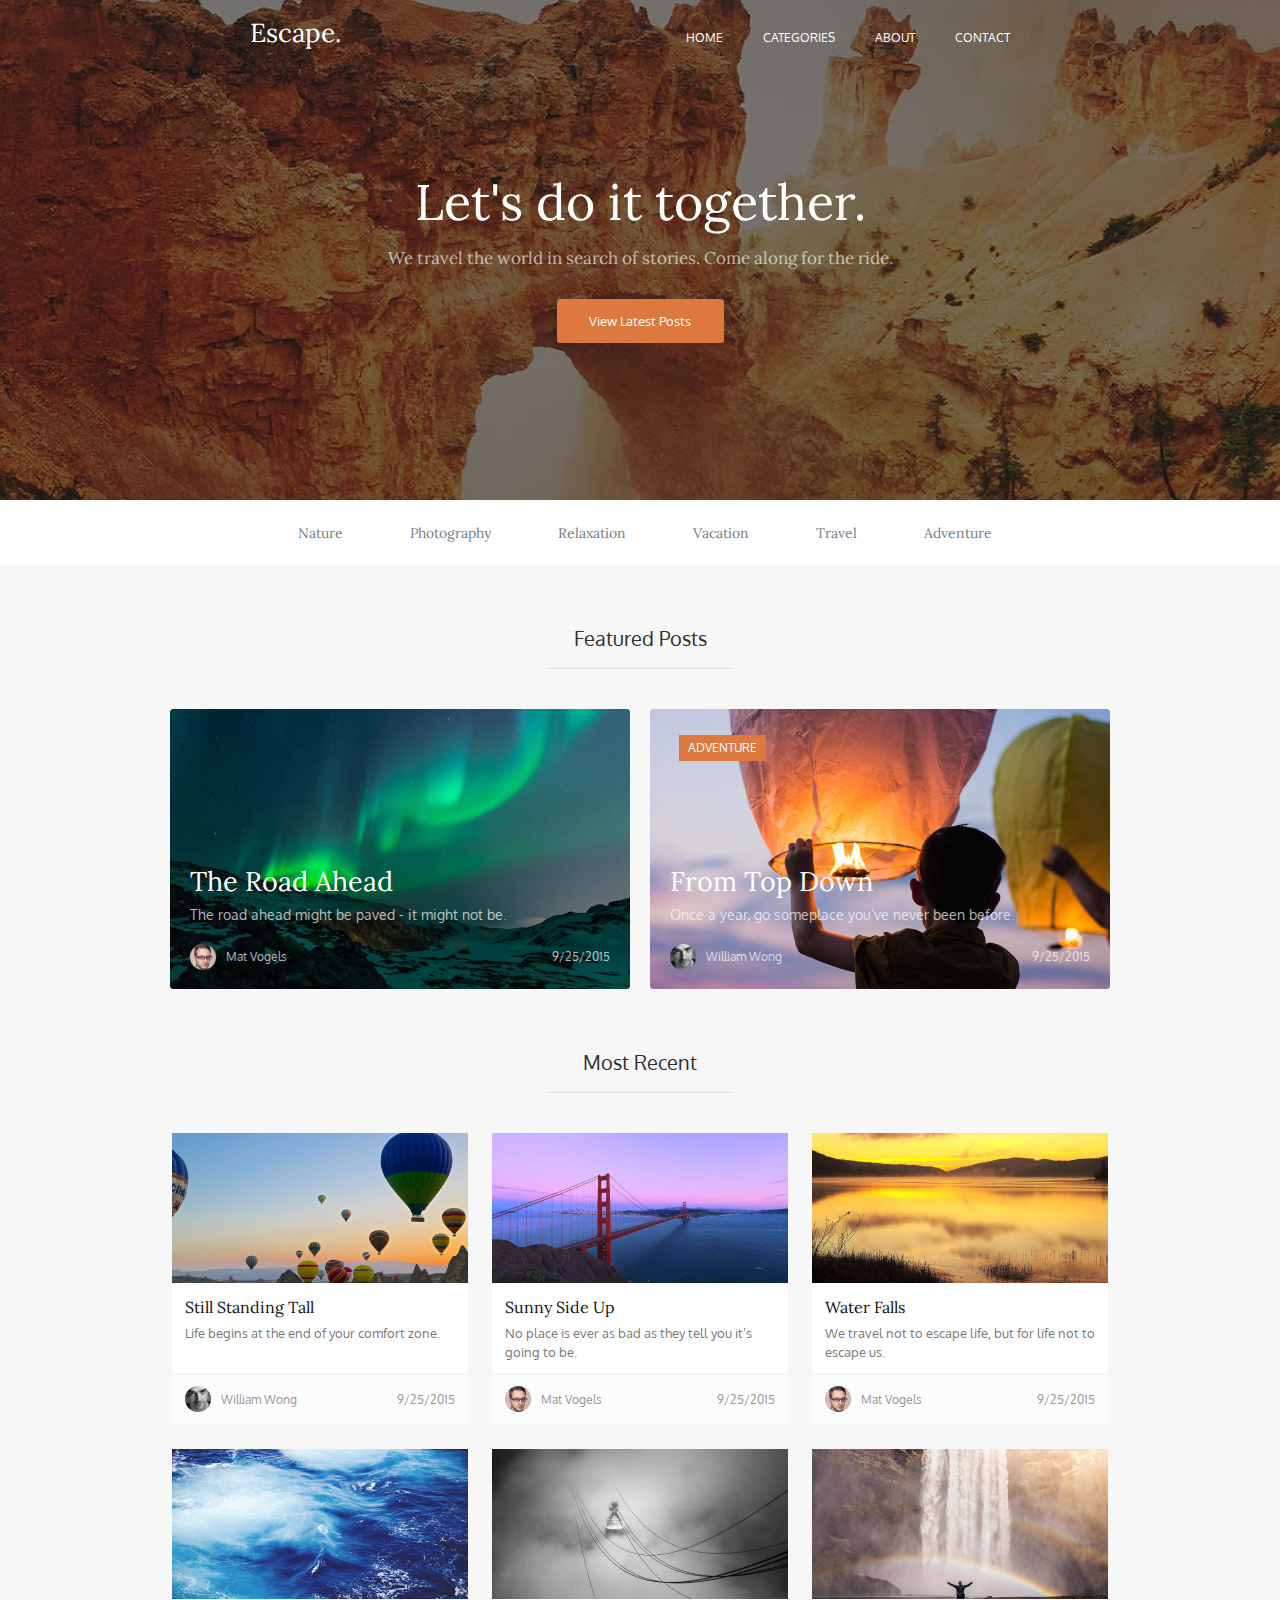
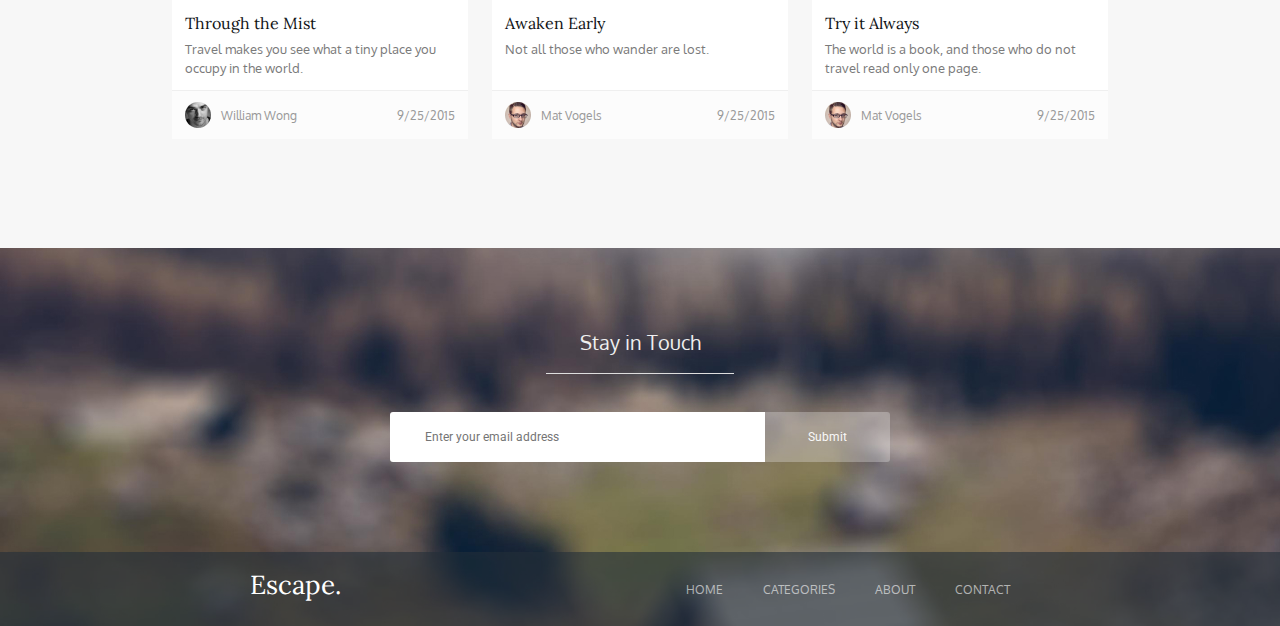
<file: index.html>
<!DOCTYPE html>
<html lang="en">
  <head>
    <meta charset="UTF-8">
    <title>Let's Do It Together</title>
    <link rel="preconnect" href="https://fonts.googleapis.com" />
    <link rel="preconnect" href="https://fonts.gstatic.com" crossorigin />
    <link href="https://fonts.googleapis.com/css2?family=Lora&family=Oxygen&family=Roboto&display=swap" rel="stylesheet" />
    <link href="css/styles.css" rel="stylesheet" />
  </head>
  <body>
    <header class="header">
      <div class="nav__block">
        <span class="logo">Escape.</span>
        <nav class="nav__links">
          <a class="nav__link" href="#">HOME</a>
          <a class="nav__link" href="#">CATEGORIES</a>
          <a class="nav__link" href="#">ABOUT</a>
          <a class="nav__link" href="#">CONTACT</a>
        </nav>
      </div>
      <h1 class="title">Let's do it together.</h1>
      <p class="title__description">We travel the world in search of stories. Come along for the ride.</p>
      <button class="button__header">View Latest Posts</button> 
    </header>
    <nav class="categories">
      <a class="categories__link" href="#">Nature</a>
      <a class="categories__link" href="#">Photography</a>
      <a class="categories__link" href="#">Relaxation</a>
      <a class="categories__link" href="#">Vacation</a>
      <a class="categories__link" href="#">Travel</a>
      <a class="categories__link" href="#">Adventure</a>
    </nav>
    <section class="section_featured">
      <h2 class="section__title">Featured Posts</h2>
      <div class="container__featured">

        <div class="featured_left">
          <h3 class="post__title">The Road Ahead</h3>
          <p class="post__description">The road ahead might be paved - it might not be.</p>
          <div class="signature">
            <div class="signature__author">
              <img class="author__face" src="./images/MatVogels.png" />
              <span class="author__name">Mat Vogels</span>
              <span class="signature__date">9/25/2015</span>
            </div>
          </div>
        </div>

        <div class="featured_right">
          <span class="category">ADVENTURE</span>
          <h3 class="post__title">From Top Down</h3>
          <p class="post__description">Once a year, go someplace you’ve never been before.</p>
          <div class="signature">
            <div class="signature__author">
              <img class="author__face" src="./images/WilliamWong.png" />
              <span class="author__name">William Wong</span>
              <span class="signature__date">9/25/2015</span>
            </div>
          </div>
        </div>

      </div>
    </section>  
    <section class="section_recent">
      <h2 class="section__title">Most Recent</h2>
      <div class="container__recent">
        <div class="card">
          <img class="card__picture" src="./images/StillStandingTall.jpg" />
          <div class="card__text">
            <h4 class="card__text_title">Still Standing Tall</h4>
            <p class="card__text_description">Life begins at the end of your comfort zone.</p>
          </div>
          <div class="signature_color">
            <div class="signature__author">
              <img class="author__face" src="./images/WilliamWong.png" />
              <span class="author__name_color">William Wong</span>
              <span class="signature__date_color">9/25/2015</span>
            </div>
          </div>
        </div>
        <div class="card">
          <img class="card__picture" src="./images/SunnySideUp.jpg" />
          <div class="card__text">
            <h4 class="card__text_title">Sunny Side Up</h4>
            <p class="card__text_description">No place is ever as bad as they tell you it’s going to be.</p>
          </div>
          <div class="signature_color">
            <div class="signature__author">
              <img class="author__face" src="./images/MatVogels.png" />
              <span class="author__name_color">Mat Vogels</span>
              <span class="signature__date_color">9/25/2015</span>
            </div>
          </div>
        </div>
        <div class="card">
          <img class="card__picture" src="./images/WaterFalls.jpg" />
          <div class="card__text">
            <h4 class="card__text_title">Water Falls</h4>
            <p class="card__text_description">We travel not to escape life, but for life not to escape us.</p>
          </div>
          <div class="signature_color">
            <div class="signature__author">
              <img class="author__face" src="./images/MatVogels.png" />
              <span class="author__name_color">Mat Vogels</span>
              <span class="signature__date_color">9/25/2015</span>
            </div>
          </div>
        </div>
        <div class="card">
          <img class="card__picture" src="./images/ThroughTheMist.jpg" />
          <div class="card__text">
            <h4 class="card__text_title">Through the Mist</h4>
            <p class="card__text_description">Travel makes you see what a tiny place you occupy in the world.</p>
          </div>
          <div class="signature_color">
            <div class="signature__author">
              <img class="author__face" src="./images/WilliamWong.png" />
              <span class="author__name_color">William Wong</span>
              <span class="signature__date_color">9/25/2015</span>
            </div>
          </div>
        </div>
        <div class="card">
          <img class="card__picture" src="./images/AwakenEarly.jpg" />
          <div class="card__text">
            <h4 class="card__text_title">Awaken Early</h4>
            <p class="card__text_description">Not all those who wander are lost.</p>
          </div>
          <div class="signature_color">
            <div class="signature__author">
              <img class="author__face" src="./images/MatVogels.png" />
              <span class="author__name_color">Mat Vogels</span>
              <span class="signature__date_color">9/25/2015</span>
            </div>
          </div>
        </div>
        <div class="card">
          <img class="card__picture" src="./images/TryItAlways.jpg" />
          <div class="card__text">
            <h4 class="card__text_title">Try it Always</h4>
            <p class="card__text_description">The world is a book, and those who do not travel read only one page.</p>
          </div>
          <div class="signature_color">
            <div class="signature__author">
              <img class="author__face" src="./images/MatVogels.png" />
              <span class="author__name_color">Mat Vogels</span>
              <span class="signature__date_color">9/25/2015</span>
            </div>
          </div>
        </div>
      </div>
    </section>  
    <footer class="footer">
      <h2 class="section__title_color">Stay in Touch</h2>
        <div class="inputs">
          <input class="text__email" type="text" placeholder="Enter your email address" />
          <input class="button__submit" type="submit" value="Submit" />
        </div>
        <div class="nav__block_bottom">
          <span class="logo">Escape.</span>
          <nav class="nav__links">
            <a class="nav__link nav__link_color" href="#">HOME</a>
            <a class="nav__link nav__link_color" href="#">CATEGORIES</a>
            <a class="nav__link nav__link_color" href="#">ABOUT</a>
            <a class="nav__link nav__link_color" href="#">CONTACT</a>
          </nav>
        </div>  
    </footer>
  </body>
</html>
</file>
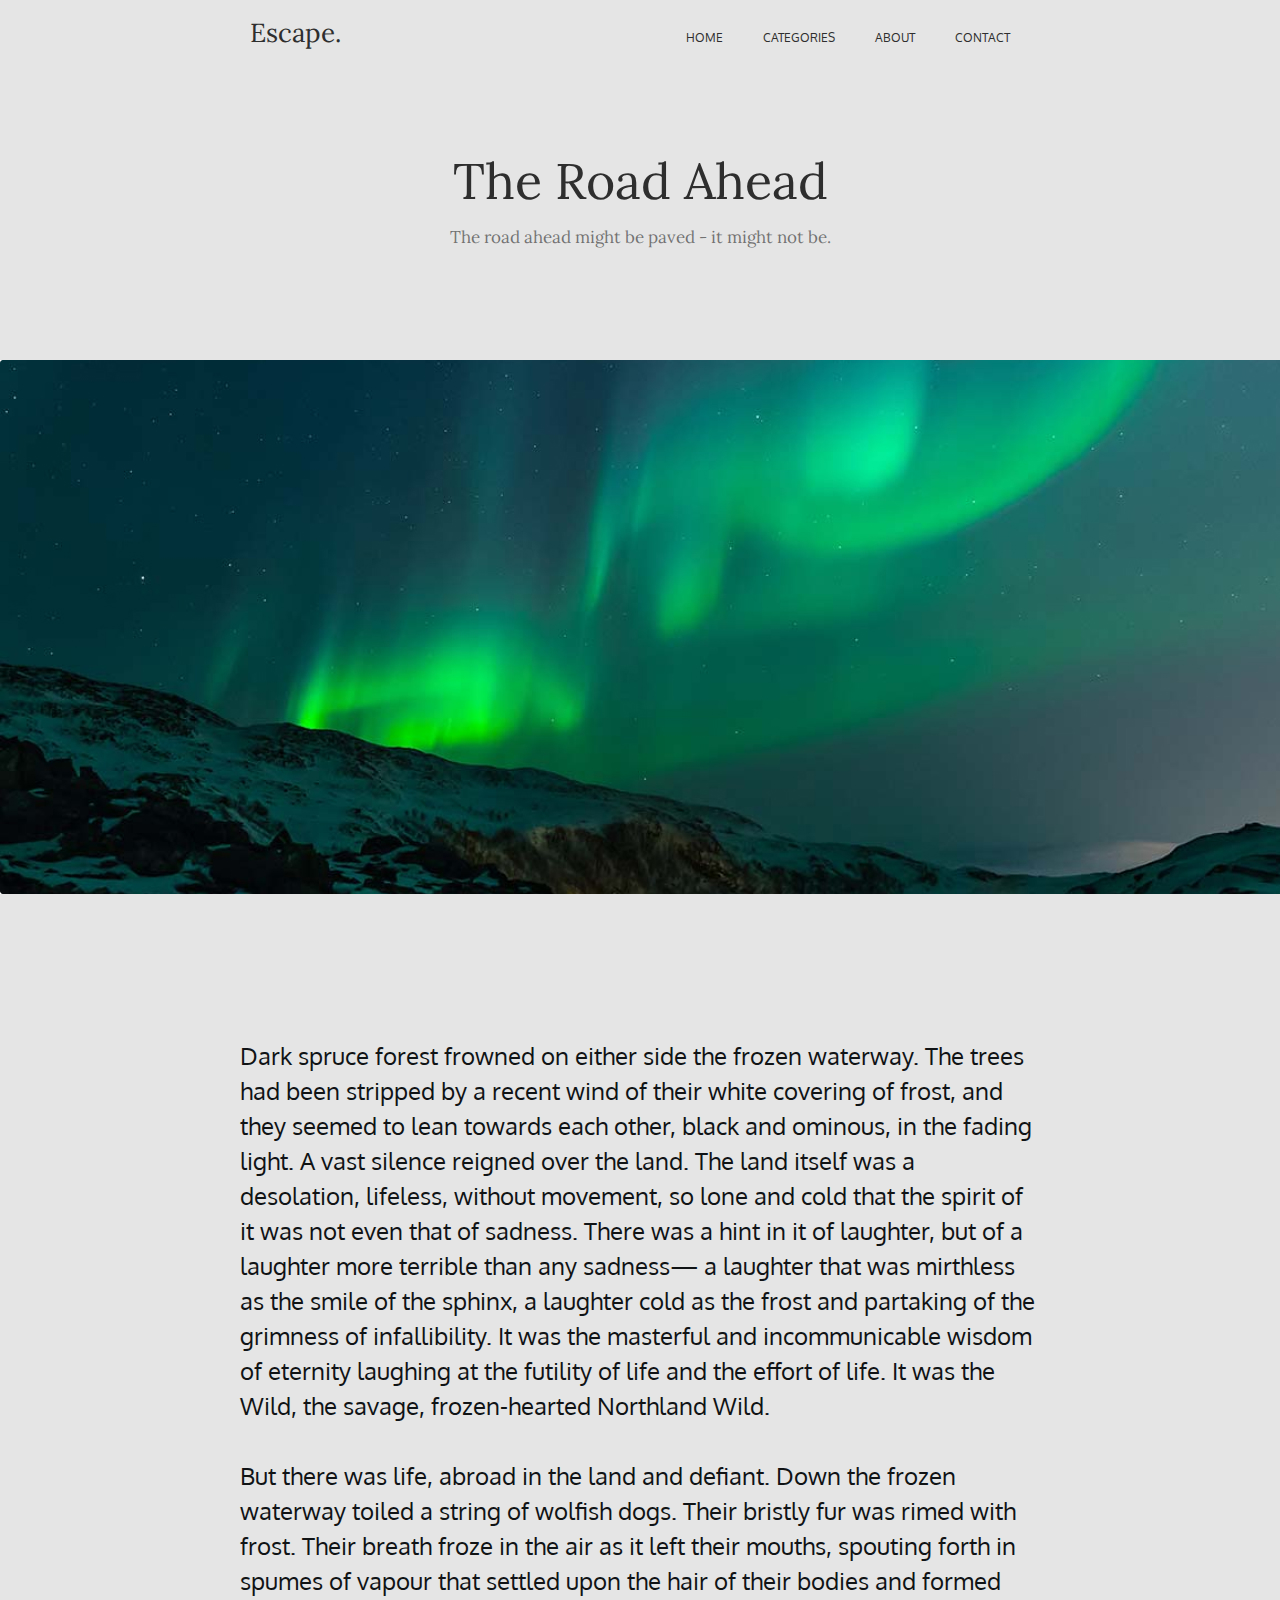
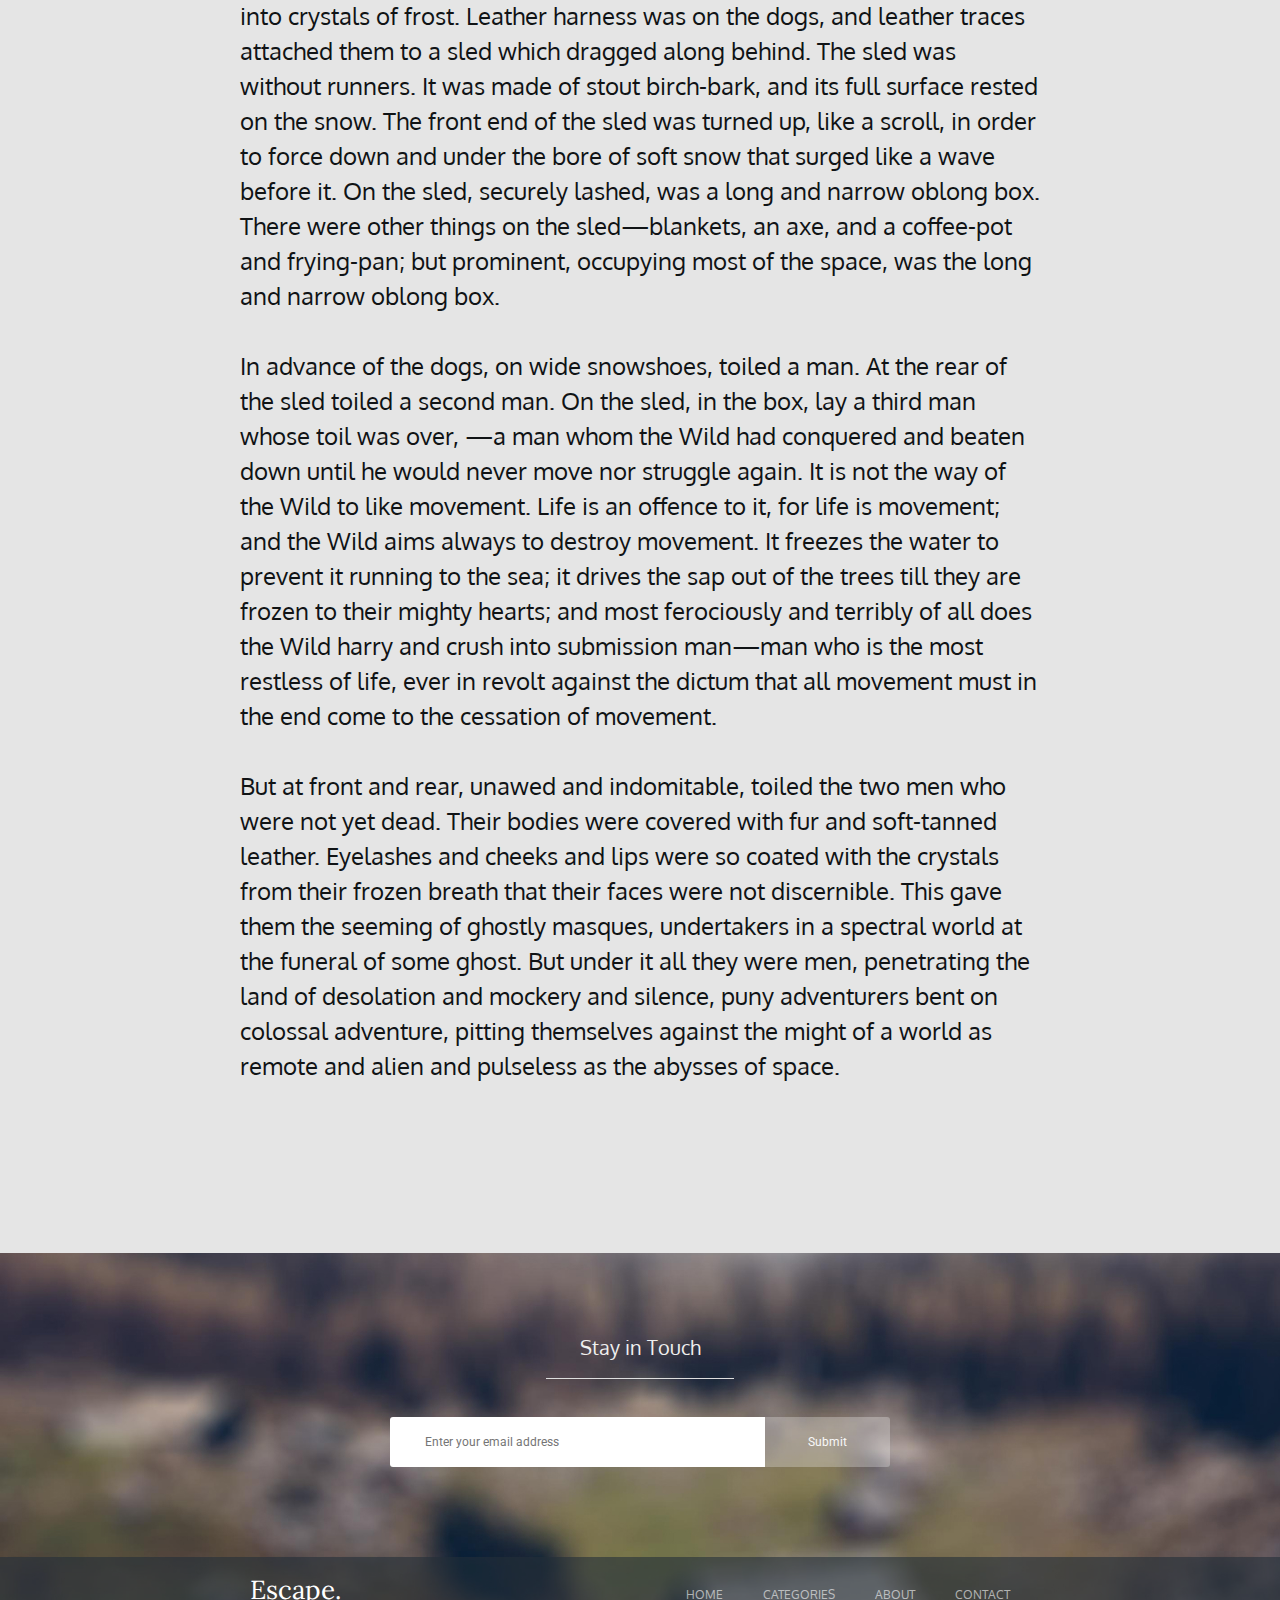
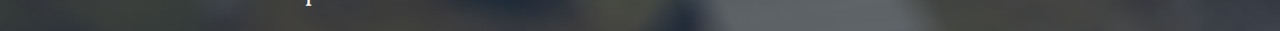
<file: the-road-ahead.html>
<!DOCTYPE html>
<html lang="en">
  <head>
    <meta charset="UTF-8">
    <title>The Road Ahead</title>
    <link rel="preconnect" href="https://fonts.googleapis.com" />
    <link rel="preconnect" href="https://fonts.gstatic.com" crossorigin />
    <link href="https://fonts.googleapis.com/css2?family=Lora&family=Oxygen&family=Roboto&display=swap" rel="stylesheet" />
    <link href="css/the-road-ahead.css" rel="stylesheet" />
  </head>
  <body>

    <header class="header">
      <div class="nav__block">
        <span class="logo">Escape.</span>
        <nav class="nav__links">
          <a class="nav__link" href="#">HOME</a>
          <a class="nav__link" href="#">CATEGORIES</a>
          <a class="nav__link" href="#">ABOUT</a>
          <a class="nav__link" href="#">CONTACT</a>
        </nav>
      </div>
    </header>

    <section class="the-road-ahead">
      <h1 class="title">The Road Ahead</h1>
      <p class="title__description">The road ahead might be paved - it might not be.</p>
      <img class="author__face" src="./images/TheRoadAheadBig.jpg" />
      <div class="content">
        <p class="paragraph">  
          Dark spruce forest frowned on either side the frozen waterway. 
          The trees had been stripped by a recent wind of their white covering of frost, 
          and they seemed to lean towards each other, black and ominous, in the fading light. 
          A vast silence reigned over the land. The land itself was a desolation, lifeless, 
          without movement, so lone and cold that the spirit of it was not even that of sadness. 
          There was a hint in it of laughter, but of a laughter more terrible than any sadness—
          a laughter that was mirthless as the smile of the sphinx, a laughter cold as the frost 
          and partaking of the grimness of infallibility. 
          It was the masterful and incommunicable wisdom of eternity laughing at the futility of life 
          and the effort of life. It was the Wild, the savage, frozen-hearted Northland Wild.
        </p>
        <p class="paragraph">
          But there was life, abroad in the land and defiant. 
          Down the frozen waterway toiled a string of wolfish dogs. 
          Their bristly fur was rimed with frost. 
          Their breath froze in the air as it left their mouths, 
          spouting forth in spumes of vapour that settled upon the hair of their bodies 
          and formed into crystals of frost. 
          Leather harness was on the dogs, and leather traces attached them to a sled which dragged along behind. 
          The sled was without runners. It was made of stout birch-bark, and its full surface rested on the snow. 
          The front end of the sled was turned up, like a scroll, 
          in order to force down and under the bore of soft snow that surged like a wave before it. 
          On the sled, securely lashed, was a long and narrow oblong box. 
          There were other things on the sled—blankets, an axe, and a coffee-pot and frying-pan; 
          but prominent, occupying most of the space, was the long and narrow oblong box.
        </p>
        <p class="paragraph">
          In advance of the dogs, on wide snowshoes, toiled a man. 
          At the rear of the sled toiled a second man. 
          On the sled, in the box, lay a third man whose toil was over,
          —a man whom the Wild had conquered and beaten down until he would never move nor struggle again. 
          It is not the way of the Wild to like movement. 
          Life is an offence to it, for life is movement; and the Wild aims always to destroy movement. 
          It freezes the water to prevent it running to the sea; 
          it drives the sap out of the trees till they are frozen to their mighty hearts; 
          and most ferociously and terribly of all does the Wild harry and crush into submission man—man
          who is the most restless of life, ever in revolt against the dictum
          that all movement must in the end come to the cessation of movement.
        </p>
        <p class="paragraph">
          But at front and rear, unawed and indomitable, toiled the two men who were not yet dead. 
          Their bodies were covered with fur and soft-tanned leather. 
          Eyelashes and cheeks and lips were so coated with the crystals from their frozen breath 
          that their faces were not discernible. This gave them the seeming of ghostly masques, 
          undertakers in a spectral world at the funeral of some ghost. 
          But under it all they were men, penetrating the land of desolation and mockery and silence, 
          puny adventurers bent on colossal adventure, pitting themselves against the might of a world 
          as remote and alien and pulseless as the abysses of space.
        </p>
      </div>
    </section>

    <footer class="footer">
      <h2 class="section__title_color">Stay in Touch</h2>
        <div class="inputs">
          <input class="text__email" type="text" placeholder="Enter your email address" />
          <input class="button__submit" type="submit" value="Submit" />
        </div>
        <div class="nav__block_bottom">
          <span class="logo logo_color">Escape.</span>
          <nav class="nav__links">
            <a class="nav__link nav__link_color" href="#">HOME</a>
            <a class="nav__link nav__link_color" href="#">CATEGORIES</a>
            <a class="nav__link nav__link_color" href="#">ABOUT</a>
            <a class="nav__link nav__link_color" href="#">CONTACT</a>
          </nav>
        </div>  
    </footer>
    <script src="./js/script.js"></script>
  </body>  
</html>
</file>
<file: css/styles.css>
* {
    margin: 0;
    padding: 0;
    box-sizing: border-box;
}

.header {
    height: 500px;
    max-width: 1440px;
    background-image: url("../images/Background.jpg");
    background-origin: border-box;
    background-repeat: no-repeat;
}

.nav__block {
    height: 74px;
    display: flex;
    justify-content: space-between;
    align-items: baseline;
    padding-left: 250px;
    padding-right: 270px;
    padding-top: 20px;
}

.logo {
    font: 400 26px/26px "Lora", serif;
    color: #FFFFFF;
}

.nav__links {
    font: 400 12px/20px "Oxygen", sans-serif;
    color: #FFFFFF;
    display: flex;
    align-items: baseline;
    column-gap: 40px;
}

.nav__link:link,
.nav__link:visited
{
    color: #FFFFFF;
    text-decoration: none;
}

.nav__link:hover {
    color: #FFFFFF;
    text-decoration: underline;
}

.title {
    font: 400 50px/51px "Lora", serif;
    color: #FFFFFF;
    text-align: center;
    margin-top: 103px;
}

.title__description {
    font: 400 17px/20px "Lora", serif;
    color: rgba(255, 255, 255, 0.63);
    text-align: center;
    margin-top: 20px;
}

.button__header {
    display: block;
    width: 167px;
    height: 44px;
    background-color: #DD783F;
    border-radius: 3px;
    font: 400 13px/20px "Oxygen", sans-serif;
    color: #FFFFFF;
    border: 0;
    margin-top: 31px;
    margin-left: auto;
    margin-right: auto;
}

.categories {
    max-width: 1440px;
    height: 65px;
    display: flex;
    justify-content: space-between;
    padding-top: 23px;
    padding-bottom: 22px;
    padding-left: 298px;
    padding-right: 288px;
}

.categories__link {
    font: 400 14px/20px "Lora", serif;
    color: #768088;
}

.categories__link:link,
.categories__link:visited
{
    color: #768088;
    text-decoration: none;
}

.categories__link:hover {
    color: #768088;
    text-decoration: underline;
}

.section_featured {
    background-color: #F7F7F7;
    max-width: 1440px;
}

.section__title {
    font: 400 20px/27px "Oxygen", sans-serif;
    color: #2E2E2E;
    text-align: center;
    padding-top: 60px;
    padding-bottom: 40px;
}

.section__title:after {
    content: "";
    display: block;
    width: 188px;
    height: 1px;
    margin: 16px auto 0;
    background-color: #DEDEDE;
}

.container__featured {
    display: flex;
    justify-content: center;
    column-gap: 20px;
}

.featured_left {
    width: 460px;
    height: 280px;
    background-image: url("../images/TheRoadAhead.jpg");
}

.featured_right {
    width: 460px;
    height: 280px;
    background-image: url("../images/FromTopDown.jpg");
    position: relative;
}

.category {
    position: absolute;
    left: 29px;
    top: 26px;
    font: 400 12px/13px "Oxygen", sans-serif;
    padding: 6px 9px 7px 9px;
    color: #FFFFFF;
    background-color: #DD783F;
}

.show {
    display: block;
}

.post__title {
    font: 400 27px/30px "Lora", serif;
    color: #FFFFFF;
    margin-left: 20px;
    margin-top: 157px;
}

.post__description {
    font: 400 14px/25px "Oxygen", sans-serif;
    color: rgba(255, 255, 255, 0.7);
    margin-left: 20px;
    margin-top: 6px;
}

.signature {
    padding-left: 20px;
    padding-right: 20px;
    margin-top: 12px;
}

.signature__author { 
    display: flex;
    align-items: center;
    height: 100%;
}

.author__name {
    display: block;
    font: 400 12px/35px "Oxygen", sans-serif;
    color: rgba(255, 255, 255, 0.7);
    margin-left: 10px;
}

.signature__date {
    display: block;
    font: 400 12px/35px "Oxygen", sans-serif;
    color: rgba(255, 255, 255, 0.7);
    margin-left: auto;
    margin-right: 0;
}

.section_recent {
    background-color: #F7F7F7;
    max-width: 1440px;
    padding-bottom: 108px;
}

.container__recent {
    max-width: 1440px;
    display: grid;
    justify-content: center;
    grid-template-columns: 296px 296px 296px;
    column-gap: 24px;
    row-gap: 25px;
    align-items: stretch;
}

.card {
    width: 296px;
    display: grid;
    grid-template-rows: 150px auto 1px 48px;
}

.card__picture {
    max-height: 150px;
}

.card__text {
    background-color: #FFFFFF;
    height: 92px;
    padding-left: 13px;
    padding-right: 13px;
    border-bottom: 1px solid #EFEFEF;
}

.card__text_title {
    font: 400 16px/21px "Lora", serif;
    color: #101315;
    padding-top: 14px;
}

.card__text_description {
    font: 400 13px/19px "Oxygen", sans-serif;
    color: #7A7A7A;
    padding-top: 6px;
    padding-bottom: 12px;
}

.signature_color { 
    background-color: #FCFCFC;
    height: 48px;
    padding-left: 13px;
    padding-right: 13px;
}

.author__name_color {
    display: block;
    font: 400 12px/35px "Oxygen", sans-serif;
    color: #999999;
    margin-left: 10px; 
}

.signature__date_color {
    display: block;
    font: 400 12px/35px "Oxygen", sans-serif;
    color: #999999;
    margin-left: auto;
    margin-right: 0;
}

.footer {
    height: 378px;
    max-width: 1440px;
    background-image: url("../images/FooterBackground.jpg");
    background-origin: border-box;
    background-repeat: no-repeat;
}

.section__title_color {
    font: 400 20px/27px "Oxygen", sans-serif;
    color: #EFEFEF;
    text-align: center;
    padding-top: 81px;
    padding-bottom: 38px;
}

.section__title_color:after {
    content: "";
    display: block;
    width: 188px;
    height: 1px;
    margin: 17px auto 0;
    background-color: #DEDEDE;
}

.inputs {
    display: flex;
    justify-content: center;
    padding-bottom: 90px;
}

.text__email {
    height: 50px;
    width: 375px;
    background-color: #FFFFFF;
    font: 400 12px/14px "Roboto", sans-serif;
    padding-left: 35px;
    padding-top: 18px;
    padding-bottom: 18px;
    border-width: 0;
    border-radius: 3px 0 0 3px;
}

.button__submit {
    height: 50px;
    width: 125px;
    font: 400 12px/14px "Roboto", sans-serif;
    color: #F8F8F8;
    border-width: 0;
    border-radius: 0 3px 3px 0;
    background-color: rgba(255, 255, 255, 0.28);
}

.nav__block_bottom {
    height: 74px;
    display: flex;
    justify-content: space-between;
    align-items: baseline;
    padding-left: 250px;
    padding-right: 270px;
    padding-top: 20px;
    background-color: rgba(35, 47, 56, 0.6);
}

.nav__link_color:link,
.nav__link_color:visited
{
    color: rgba(255, 255, 255, 0.6);
    text-decoration: none;
}

.nav__link_color:hover {
    color: rgba(255, 255, 255, 0.6);
    text-decoration: underline;
}
</file>
<file: css/the-road-ahead.css>
* {
  margin: 0;
  padding: 0;
  box-sizing: border-box;
}

.the-road-ahead, .header {
  max-width: 1440px;
  background-color: #E5E5E5;
}

.nav__block {
  height: 74px;
  display: flex;
  justify-content: space-between;
  align-items: baseline;
  padding-left: 250px;
  padding-right: 270px;
  padding-top: 20px;
}

.logo {
  font: 400 26px/26px "Lora", serif;
  color: #2E2E2E;
}

.nav__links {
  font: 400 12px/20px "Oxygen", sans-serif;
  color: #2E2E2E;
  display: flex;
  align-items: baseline;
  column-gap: 40px;
}

.nav__link:link,
.nav__link:visited
{
  color: #2E2E2E;
  text-decoration: none;
}

.nav__link:hover {
  color: #2E2E2E;
  text-decoration: underline;
}

.title {
  font: 400 50px/51px "Lora", serif;
  color: #2E2E2E;
  text-align: center;
  padding-top: 82px;
}

.title__description {
  font: 400 17px/20px "Lora", serif;
  color: rgba(46, 46, 46, 0.63);
  text-align: center;
  margin-top: 20px;
  padding-bottom: 113px;
}

.content {
  font: 400 24px/35px "Oxygen", sans-serif;
  color: #101315;
  padding: 140px 240px 135px 240px;
}

.paragraph {
  padding-bottom: 35px;
}

.footer {
  height: 378px;
  max-width: 1440px;
  background-image: url("../images/FooterBackground.jpg");
  background-origin: border-box;
  background-repeat: no-repeat;
}

.section__title_color {
  font: 400 20px/27px "Oxygen", sans-serif;
  color: #EFEFEF;
  text-align: center;
  padding-top: 81px;
  padding-bottom: 38px;
}

.section__title_color:after {
  content: "";
  display: block;
  width: 188px;
  height: 1px;
  margin: 17px auto 0;
  background-color: #DEDEDE;
}

.inputs {
  display: flex;
  justify-content: center;
  padding-bottom: 90px;
}

.text__email {
  height: 50px;
  width: 375px;
  background-color: #FFFFFF;
  font: 400 12px/14px "Roboto", sans-serif;
  padding-left: 35px;
  padding-top: 18px;
  padding-bottom: 18px;
  border-width: 0;
  border-radius: 3px 0 0 3px;
}

.button__submit {
  height: 50px;
  width: 125px;
  font: 400 12px/14px "Roboto", sans-serif;
  color: #F8F8F8;
  border-width: 0;
  border-radius: 0 3px 3px 0;
  background-color: rgba(255, 255, 255, 0.28);
}

.nav__block_bottom {
  height: 74px;
  display: flex;
  justify-content: space-between;
  align-items: baseline;
  padding-left: 250px;
  padding-right: 270px;
  padding-top: 20px;
  background-color: rgba(35, 47, 56, 0.6);
}

.logo_color {
  color: #FFFFFF;
}

.nav__link_color:link,
.nav__link_color:visited
{
  color: rgba(255, 255, 255, 0.6);
  text-decoration: none;
}

.nav__link_color:hover {
  color: rgba(255, 255, 255, 0.6);
  text-decoration: underline;
}
</file>
